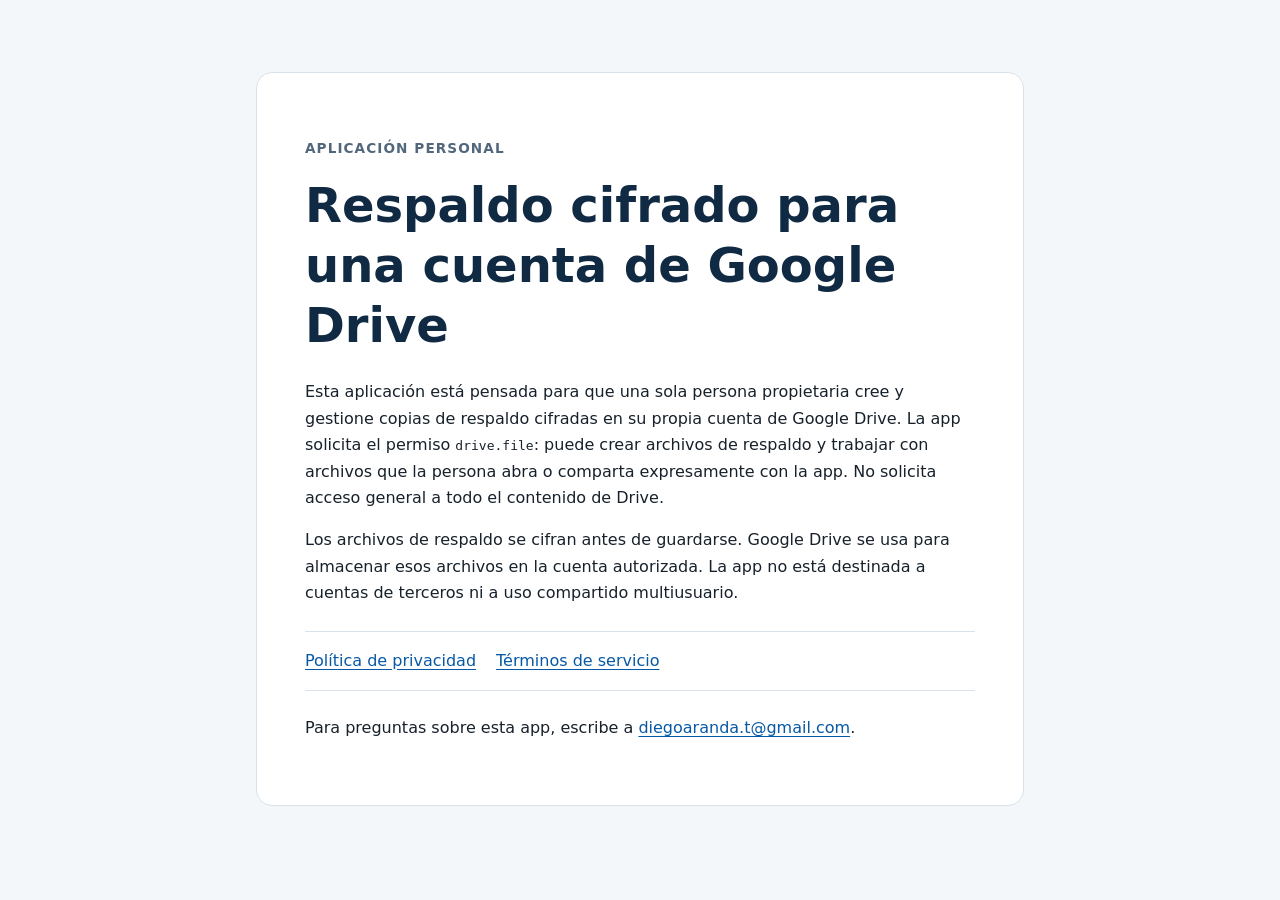
<file: index.html>
<!doctype html>
<html lang="es">
<head>
  <meta charset="utf-8">
  <meta name="viewport" content="width=device-width, initial-scale=1">
  <meta name="description" content="App personal de respaldo cifrado para una cuenta de Google Drive.">
  <title>Respaldo cifrado para Google Drive</title>
  <link rel="stylesheet" href="./styles.css">
</head>
<body>
  <main class="page">
    <header><p class="eyebrow">Aplicación personal</p><h1>Respaldo cifrado para una cuenta de Google Drive</h1></header>
    <p>Esta aplicación está pensada para que una sola persona propietaria cree y gestione copias de respaldo cifradas en su propia cuenta de Google Drive. La app solicita el permiso <code>drive.file</code>: puede crear archivos de respaldo y trabajar con archivos que la persona abra o comparta expresamente con la app. No solicita acceso general a todo el contenido de Drive.</p>
    <p>Los archivos de respaldo se cifran antes de guardarse. Google Drive se usa para almacenar esos archivos en la cuenta autorizada. La app no está destinada a cuentas de terceros ni a uso compartido multiusuario.</p>
    <nav aria-label="Información de la aplicación">
      <a href="./privacy/">Política de privacidad</a>
      <a href="./terms/">Términos de servicio</a>
    </nav>
    <p>Para preguntas sobre esta app, escribe a <a href="mailto:diegoaranda.t@gmail.com">diegoaranda.t@gmail.com</a>.</p>
  </main>
</body>
</html>
</file>
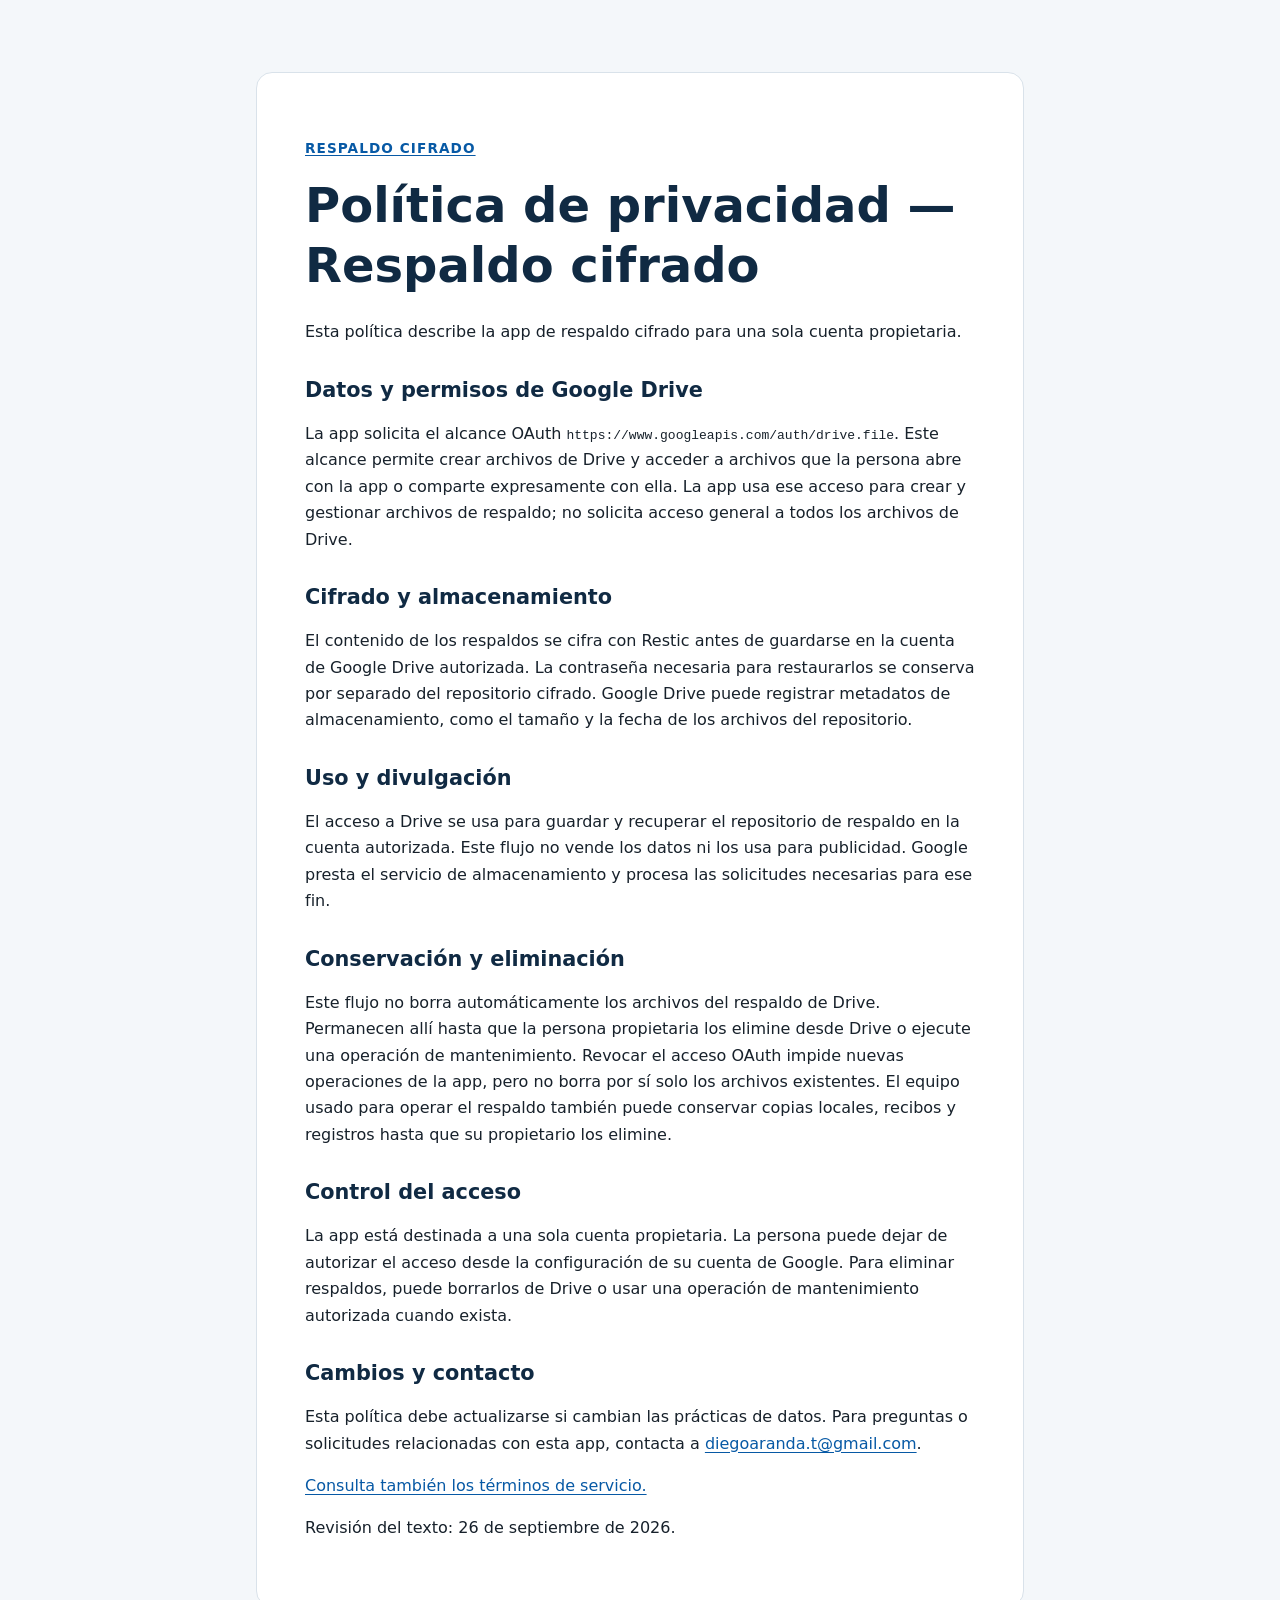
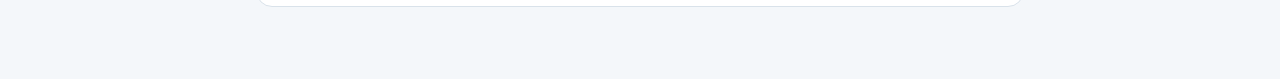
<file: privacy/index.html>
<!doctype html>
<html lang="es">
<head>
  <meta charset="utf-8">
  <meta name="viewport" content="width=device-width, initial-scale=1">
  <title>Política de privacidad — Respaldo cifrado</title>
  <link rel="stylesheet" href="../styles.css">
</head>
<body>
  <main class="page">
    <p class="eyebrow"><a href="../">Respaldo cifrado</a></p>
    <h1>Política de privacidad — Respaldo cifrado</h1>
    <p>Esta política describe la app de respaldo cifrado para una sola cuenta propietaria.</p>
    <h2>Datos y permisos de Google Drive</h2>
    <p>La app solicita el alcance OAuth <code>https://www.googleapis.com/auth/drive.file</code>. Este alcance permite crear archivos de Drive y acceder a archivos que la persona abre con la app o comparte expresamente con ella. La app usa ese acceso para crear y gestionar archivos de respaldo; no solicita acceso general a todos los archivos de Drive.</p>
    <h2>Cifrado y almacenamiento</h2>
    <p>El contenido de los respaldos se cifra con Restic antes de guardarse en la cuenta de Google Drive autorizada. La contraseña necesaria para restaurarlos se conserva por separado del repositorio cifrado. Google Drive puede registrar metadatos de almacenamiento, como el tamaño y la fecha de los archivos del repositorio.</p>
    <h2>Uso y divulgación</h2>
    <p>El acceso a Drive se usa para guardar y recuperar el repositorio de respaldo en la cuenta autorizada. Este flujo no vende los datos ni los usa para publicidad. Google presta el servicio de almacenamiento y procesa las solicitudes necesarias para ese fin.</p>
    <h2>Conservación y eliminación</h2>
    <p>Este flujo no borra automáticamente los archivos del respaldo de Drive. Permanecen allí hasta que la persona propietaria los elimine desde Drive o ejecute una operación de mantenimiento. Revocar el acceso OAuth impide nuevas operaciones de la app, pero no borra por sí solo los archivos existentes. El equipo usado para operar el respaldo también puede conservar copias locales, recibos y registros hasta que su propietario los elimine.</p>
    <h2>Control del acceso</h2>
    <p>La app está destinada a una sola cuenta propietaria. La persona puede dejar de autorizar el acceso desde la configuración de su cuenta de Google. Para eliminar respaldos, puede borrarlos de Drive o usar una operación de mantenimiento autorizada cuando exista.</p>
    <h2>Cambios y contacto</h2>
    <p>Esta política debe actualizarse si cambian las prácticas de datos. Para preguntas o solicitudes relacionadas con esta app, contacta a <a href="mailto:diegoaranda.t@gmail.com">diegoaranda.t@gmail.com</a>.</p>
    <p><a href="../terms/">Consulta también los términos de servicio.</a></p>
    <p>Revisión del texto: 26 de septiembre de 2026.</p>
  </main>
</body>
</html>
</file>
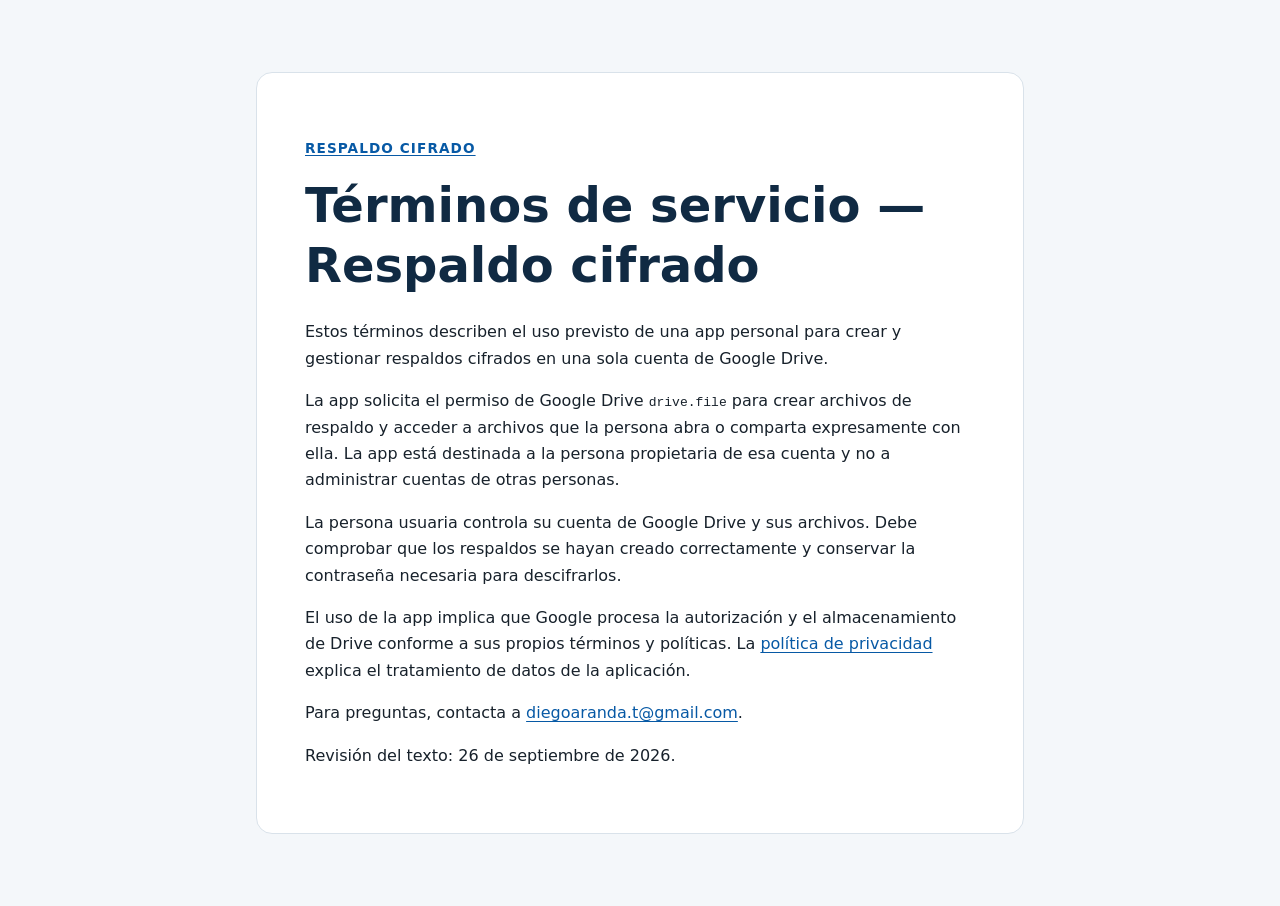
<file: terms/index.html>
<!doctype html>
<html lang="es">
<head>
  <meta charset="utf-8">
  <meta name="viewport" content="width=device-width, initial-scale=1">
  <title>Términos de servicio — Respaldo cifrado</title>
  <link rel="stylesheet" href="../styles.css">
</head>
<body>
  <main class="page">
    <p class="eyebrow"><a href="../">Respaldo cifrado</a></p>
    <h1>Términos de servicio — Respaldo cifrado</h1>
    <p>Estos términos describen el uso previsto de una app personal para crear y gestionar respaldos cifrados en una sola cuenta de Google Drive.</p>
    <p>La app solicita el permiso de Google Drive <code>drive.file</code> para crear archivos de respaldo y acceder a archivos que la persona abra o comparta expresamente con ella. La app está destinada a la persona propietaria de esa cuenta y no a administrar cuentas de otras personas.</p>
    <p>La persona usuaria controla su cuenta de Google Drive y sus archivos. Debe comprobar que los respaldos se hayan creado correctamente y conservar la contraseña necesaria para descifrarlos.</p>
    <p>El uso de la app implica que Google procesa la autorización y el almacenamiento de Drive conforme a sus propios términos y políticas. La <a href="../privacy/">política de privacidad</a> explica el tratamiento de datos de la aplicación.</p>
    <p>Para preguntas, contacta a <a href="mailto:diegoaranda.t@gmail.com">diegoaranda.t@gmail.com</a>.</p>
    <p>Revisión del texto: 26 de septiembre de 2026.</p>
  </main>
</body>
</html>
</file>
<file: styles.css>
:root { color-scheme: light; font-family: system-ui, -apple-system, "Segoe UI", sans-serif; color: #17212b; background: #f4f7fa; }
* { box-sizing: border-box; }
body { margin: 0; line-height: 1.65; }
.page { width: min(100% - 2rem, 48rem); margin: clamp(2rem, 8vh, 5rem) auto; padding: clamp(1.5rem, 5vw, 3rem); background: #fff; border: 1px solid #d9e2ea; border-radius: 1rem; }
h1, h2 { line-height: 1.25; color: #102a43; }
h1 { font-size: clamp(2rem, 5vw, 3rem); margin: .15rem 0 1.5rem; }
h2 { margin-top: 2rem; font-size: 1.3rem; }
p { margin: 1rem 0; }
.eyebrow { color: #52677b; font-size: .85rem; font-weight: 700; letter-spacing: .08em; text-transform: uppercase; }
a { color: #0759a5; text-underline-offset: .18em; }
a:hover { color: #063b70; }
a:focus-visible { outline: 3px solid #f4a62a; outline-offset: 3px; border-radius: 2px; }
nav { display: flex; flex-wrap: wrap; gap: .75rem 1.25rem; margin: 1.5rem 0; padding: 1rem 0; border-block: 1px solid #d9e2ea; }
code { overflow-wrap: anywhere; }
</file>
